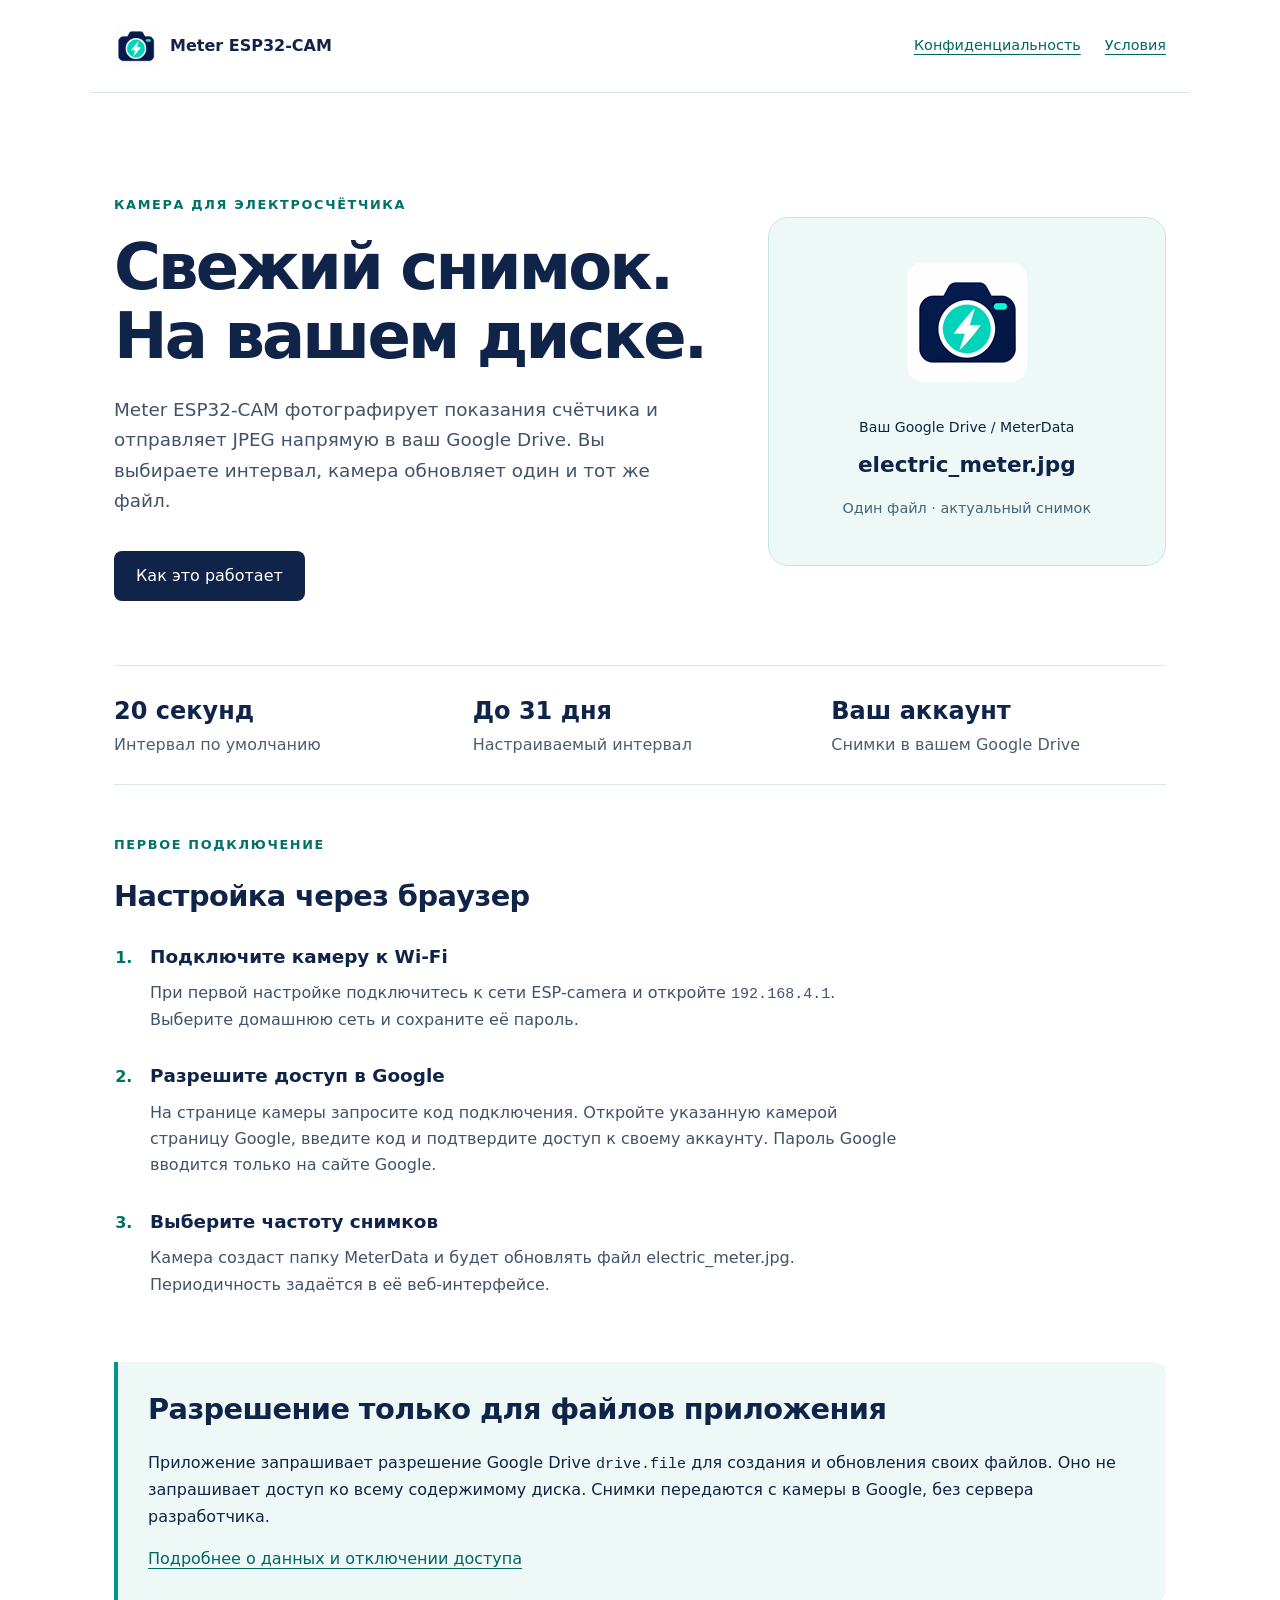
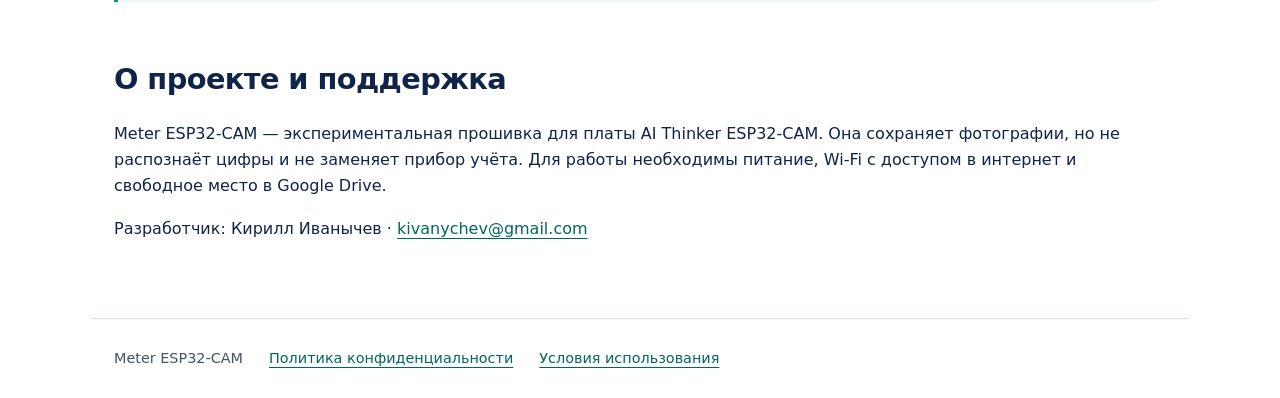
<file: index.html>
<!doctype html>
<html lang="ru">
<head>
  <meta name="google-site-verification" content="koHMmNRL4El2HLcbmVJMDWn9Gppz93s6mcoa-plnsNo" />
  <meta charset="utf-8"><meta name="viewport" content="width=device-width, initial-scale=1">
  <title>Meter ESP32-CAM — снимок счётчика в Google Drive</title>
  <meta name="description" content="Камера ESP32-CAM сохраняет актуальный снимок электросчётчика в вашем Google Drive.">
  <link rel="stylesheet" href="style.css"><link rel="icon" href="logo.png">
</head>
<body>
<header><a class="brand" href="index.html"><img src="logo.png" alt="" width="44" height="44">Meter ESP32-CAM</a><nav aria-label="Основная навигация"><a href="privacy.html">Конфиденциальность</a><a href="terms.html">Условия</a></nav></header>
<main>
  <section class="hero"><div><p class="eyebrow">КАМЕРА ДЛЯ ЭЛЕКТРОСЧЁТЧИКА</p><h1>Свежий снимок.<br>На вашем диске.</h1><p class="lead">Meter ESP32-CAM фотографирует показания счётчика и отправляет JPEG напрямую в ваш Google Drive. Вы выбираете интервал, камера обновляет один и тот же файл.</p><a class="button" href="#setup">Как это работает</a></div><div class="file"><img src="logo.png" alt="Камера с символом электричества" width="120" height="120"><p>Ваш Google Drive / MeterData</p><strong>electric_meter.jpg</strong><span>Один файл · актуальный снимок</span></div></section>
  <section class="facts" aria-label="Возможности"><div><strong>20 секунд</strong><span>Интервал по умолчанию</span></div><div><strong>До 31 дня</strong><span>Настраиваемый интервал</span></div><div><strong>Ваш аккаунт</strong><span>Снимки в вашем Google Drive</span></div></section>
  <section id="setup"><p class="eyebrow">ПЕРВОЕ ПОДКЛЮЧЕНИЕ</p><h2>Настройка через браузер</h2><ol class="steps"><li><h3>Подключите камеру к Wi-Fi</h3><p>При первой настройке подключитесь к сети ESP-camera и откройте <code>192.168.4.1</code>. Выберите домашнюю сеть и сохраните её пароль.</p></li><li><h3>Разрешите доступ в Google</h3><p>На странице камеры запросите код подключения. Откройте указанную камерой страницу Google, введите код и подтвердите доступ к своему аккаунту. Пароль Google вводится только на сайте Google.</p></li><li><h3>Выберите частоту снимков</h3><p>Камера создаст папку MeterData и будет обновлять файл electric_meter.jpg. Периодичность задаётся в её веб-интерфейсе.</p></li></ol></section>
  <section class="note"><h2>Разрешение только для файлов приложения</h2><p>Приложение запрашивает разрешение Google Drive <code>drive.file</code> для создания и обновления своих файлов. Оно не запрашивает доступ ко всему содержимому диска. Снимки передаются с камеры в Google, без сервера разработчика.</p><a href="privacy.html">Подробнее о данных и отключении доступа</a></section>
  <section><h2>О проекте и поддержка</h2><p>Meter ESP32-CAM — экспериментальная прошивка для платы AI Thinker ESP32-CAM. Она сохраняет фотографии, но не распознаёт цифры и не заменяет прибор учёта. Для работы необходимы питание, Wi-Fi с доступом в интернет и свободное место в Google Drive.</p><p>Разработчик: Кирилл Иванычев · <a href="mailto:kivanychev@gmail.com">kivanychev@gmail.com</a></p></section>
</main><footer><span>Meter ESP32-CAM</span><a href="privacy.html">Политика конфиденциальности</a><a href="terms.html">Условия использования</a></footer>
</body></html>
</file>
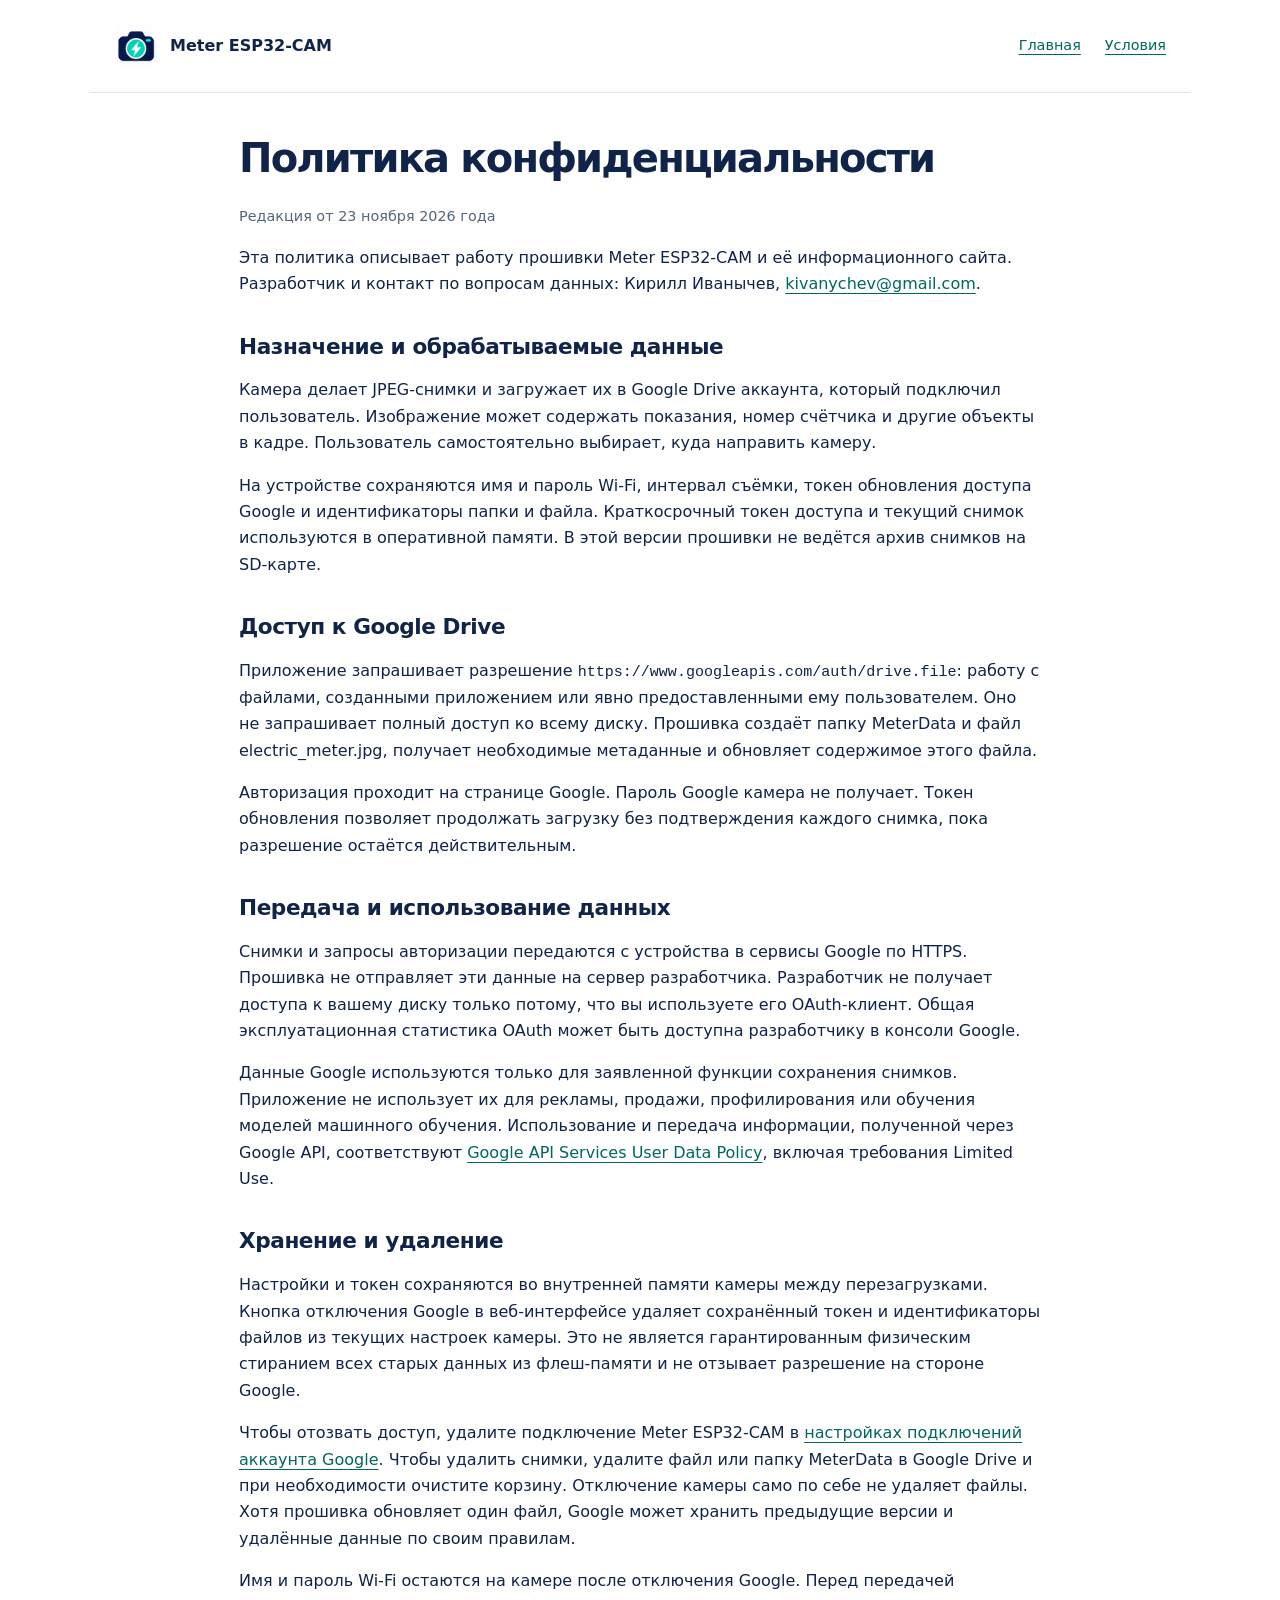
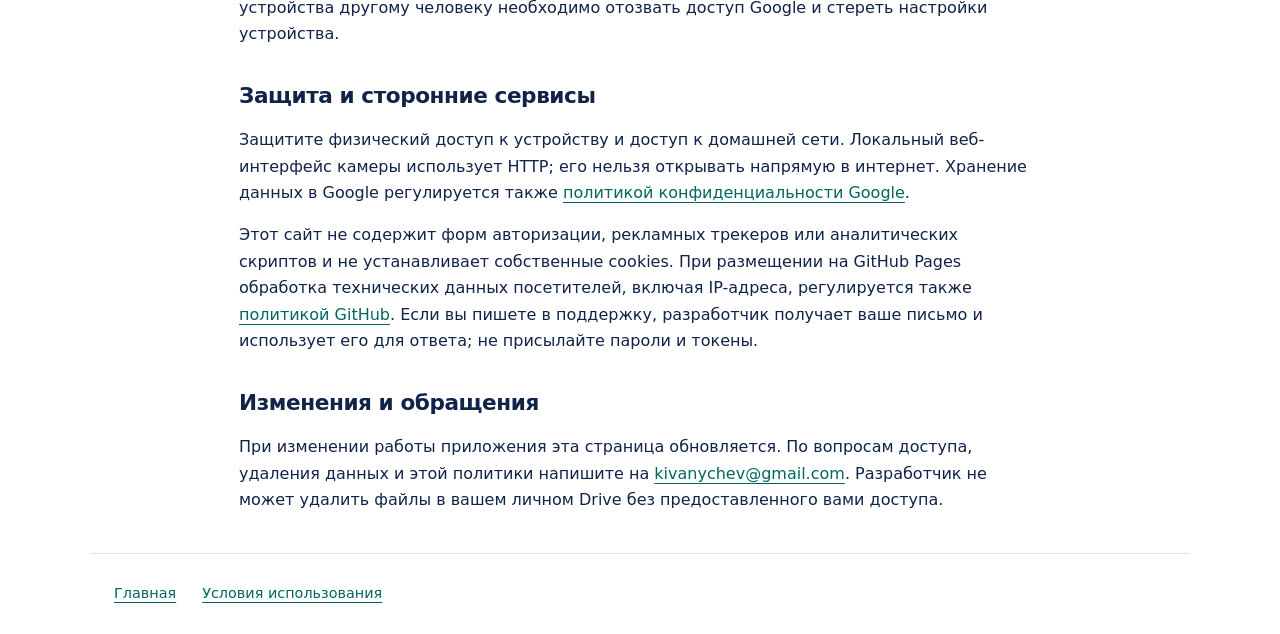
<file: privacy.html>
<!doctype html><html lang="ru"><head><meta charset="utf-8"><meta name="viewport" content="width=device-width, initial-scale=1"><title>Политика конфиденциальности — Meter ESP32-CAM</title><link rel="stylesheet" href="style.css"><link rel="icon" href="logo.png"></head><body>
<header><a class="brand" href="index.html"><img src="logo.png" alt="" width="44" height="44">Meter ESP32-CAM</a><nav aria-label="Основная навигация"><a href="index.html">Главная</a><a href="terms.html">Условия</a></nav></header>
<main class="document"><h1>Политика конфиденциальности</h1><p class="date">Редакция от 23 ноября 2026 года</p>
<p>Эта политика описывает работу прошивки Meter ESP32-CAM и её информационного сайта. Разработчик и контакт по вопросам данных: Кирилл Иванычев, <a href="mailto:kivanychev@gmail.com">kivanychev@gmail.com</a>.</p>
<h2>Назначение и обрабатываемые данные</h2><p>Камера делает JPEG-снимки и загружает их в Google Drive аккаунта, который подключил пользователь. Изображение может содержать показания, номер счётчика и другие объекты в кадре. Пользователь самостоятельно выбирает, куда направить камеру.</p><p>На устройстве сохраняются имя и пароль Wi-Fi, интервал съёмки, токен обновления доступа Google и идентификаторы папки и файла. Краткосрочный токен доступа и текущий снимок используются в оперативной памяти. В этой версии прошивки не ведётся архив снимков на SD-карте.</p>
<h2>Доступ к Google Drive</h2><p>Приложение запрашивает разрешение <code>https://www.googleapis.com/auth/drive.file</code>: работу с файлами, созданными приложением или явно предоставленными ему пользователем. Оно не запрашивает полный доступ ко всему диску. Прошивка создаёт папку MeterData и файл electric_meter.jpg, получает необходимые метаданные и обновляет содержимое этого файла.</p><p>Авторизация проходит на странице Google. Пароль Google камера не получает. Токен обновления позволяет продолжать загрузку без подтверждения каждого снимка, пока разрешение остаётся действительным.</p>
<h2>Передача и использование данных</h2><p>Снимки и запросы авторизации передаются с устройства в сервисы Google по HTTPS. Прошивка не отправляет эти данные на сервер разработчика. Разработчик не получает доступа к вашему диску только потому, что вы используете его OAuth-клиент. Общая эксплуатационная статистика OAuth может быть доступна разработчику в консоли Google.</p><p>Данные Google используются только для заявленной функции сохранения снимков. Приложение не использует их для рекламы, продажи, профилирования или обучения моделей машинного обучения. Использование и передача информации, полученной через Google API, соответствуют <a href="https://developers.google.com/terms/api-services-user-data-policy">Google API Services User Data Policy</a>, включая требования Limited Use.</p>
<h2>Хранение и удаление</h2><p>Настройки и токен сохраняются во внутренней памяти камеры между перезагрузками. Кнопка отключения Google в веб-интерфейсе удаляет сохранённый токен и идентификаторы файлов из текущих настроек камеры. Это не является гарантированным физическим стиранием всех старых данных из флеш-памяти и не отзывает разрешение на стороне Google.</p><p>Чтобы отозвать доступ, удалите подключение Meter ESP32-CAM в <a href="https://myaccount.google.com/connections">настройках подключений аккаунта Google</a>. Чтобы удалить снимки, удалите файл или папку MeterData в Google Drive и при необходимости очистите корзину. Отключение камеры само по себе не удаляет файлы. Хотя прошивка обновляет один файл, Google может хранить предыдущие версии и удалённые данные по своим правилам.</p><p>Имя и пароль Wi-Fi остаются на камере после отключения Google. Перед передачей устройства другому человеку необходимо отозвать доступ Google и стереть настройки устройства.</p>
<h2>Защита и сторонние сервисы</h2><p>Защитите физический доступ к устройству и доступ к домашней сети. Локальный веб-интерфейс камеры использует HTTP; его нельзя открывать напрямую в интернет. Хранение данных в Google регулируется также <a href="https://policies.google.com/privacy">политикой конфиденциальности Google</a>.</p><p>Этот сайт не содержит форм авторизации, рекламных трекеров или аналитических скриптов и не устанавливает собственные cookies. При размещении на GitHub Pages обработка технических данных посетителей, включая IP-адреса, регулируется также <a href="https://docs.github.com/en/site-policy/privacy-policies/github-general-privacy-statement">политикой GitHub</a>. Если вы пишете в поддержку, разработчик получает ваше письмо и использует его для ответа; не присылайте пароли и токены.</p>
<h2>Изменения и обращения</h2><p>При изменении работы приложения эта страница обновляется. По вопросам доступа, удаления данных и этой политики напишите на <a href="mailto:kivanychev@gmail.com">kivanychev@gmail.com</a>. Разработчик не может удалить файлы в вашем личном Drive без предоставленного вами доступа.</p>
</main><footer><a href="index.html">Главная</a><a href="terms.html">Условия использования</a></footer></body></html>
</file>
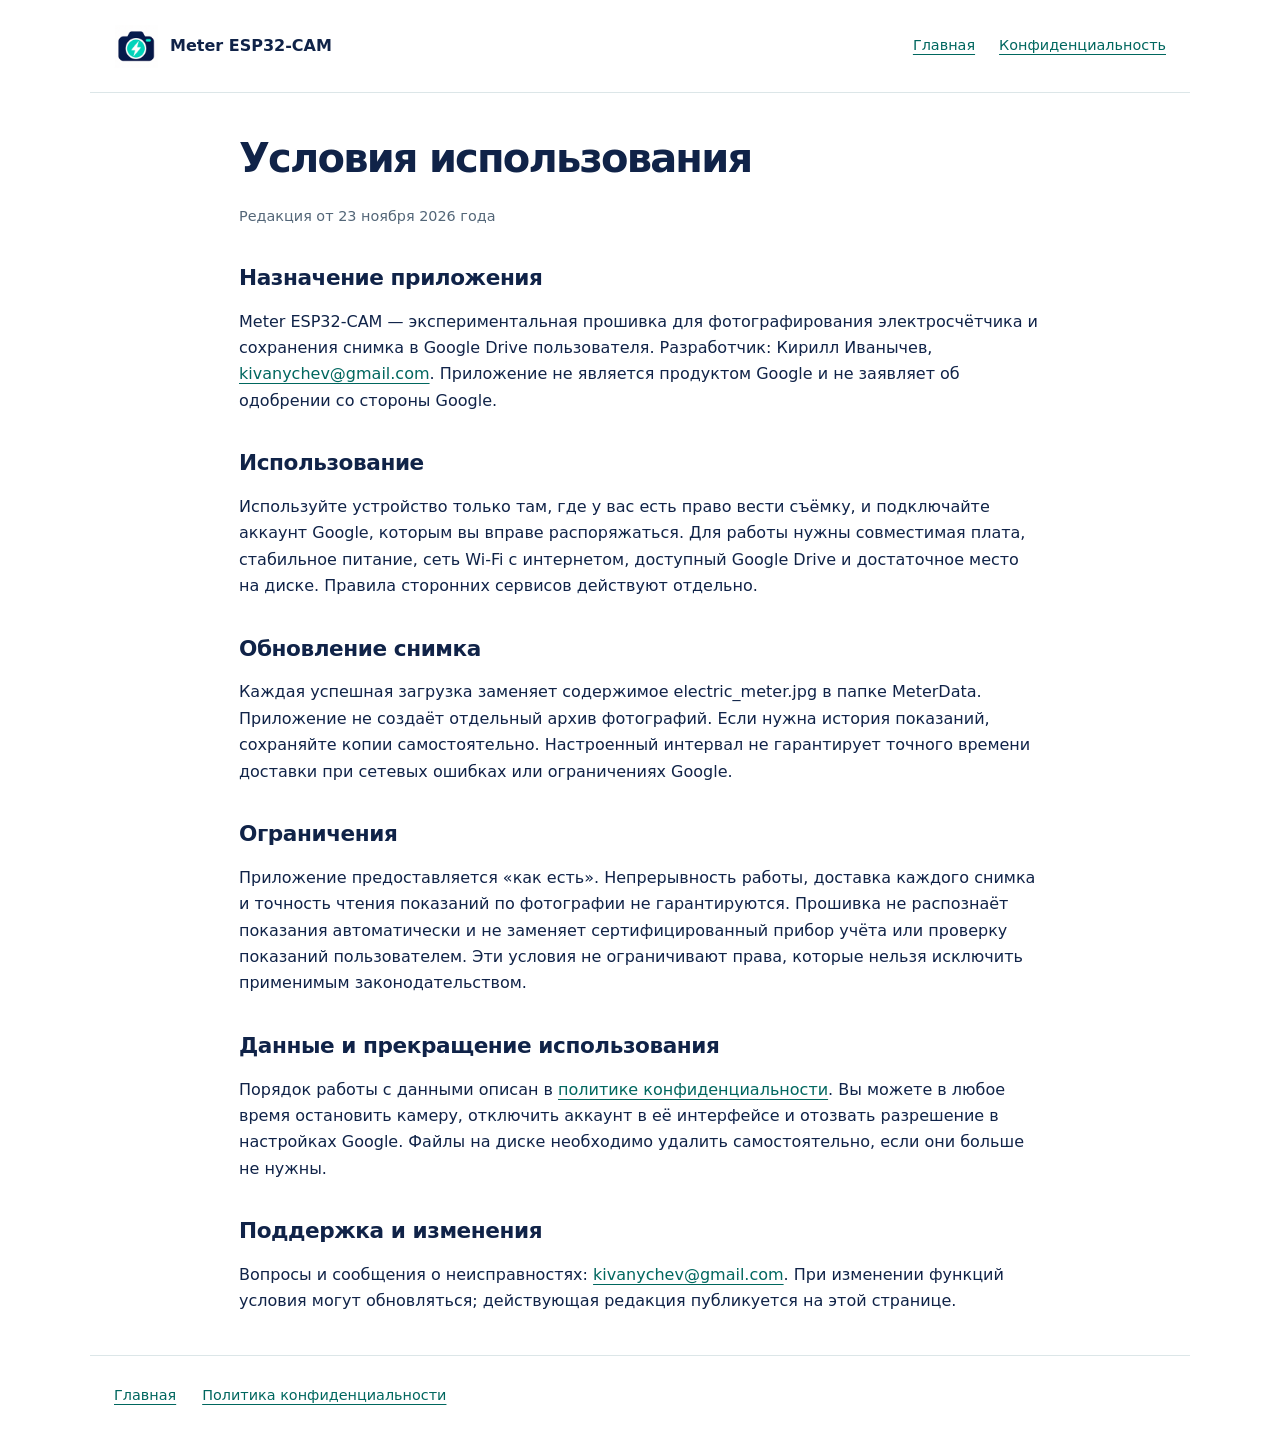
<file: terms.html>
<!doctype html><html lang="ru"><head><meta charset="utf-8"><meta name="viewport" content="width=device-width, initial-scale=1"><title>Условия использования — Meter ESP32-CAM</title><link rel="stylesheet" href="style.css"><link rel="icon" href="logo.png"></head><body>
<header><a class="brand" href="index.html"><img src="logo.png" alt="" width="44" height="44">Meter ESP32-CAM</a><nav aria-label="Основная навигация"><a href="index.html">Главная</a><a href="privacy.html">Конфиденциальность</a></nav></header>
<main class="document"><h1>Условия использования</h1><p class="date">Редакция от 23 ноября 2026 года</p>
<h2>Назначение приложения</h2><p>Meter ESP32-CAM — экспериментальная прошивка для фотографирования электросчётчика и сохранения снимка в Google Drive пользователя. Разработчик: Кирилл Иванычев, <a href="mailto:kivanychev@gmail.com">kivanychev@gmail.com</a>. Приложение не является продуктом Google и не заявляет об одобрении со стороны Google.</p>
<h2>Использование</h2><p>Используйте устройство только там, где у вас есть право вести съёмку, и подключайте аккаунт Google, которым вы вправе распоряжаться. Для работы нужны совместимая плата, стабильное питание, сеть Wi-Fi с интернетом, доступный Google Drive и достаточное место на диске. Правила сторонних сервисов действуют отдельно.</p>
<h2>Обновление снимка</h2><p>Каждая успешная загрузка заменяет содержимое electric_meter.jpg в папке MeterData. Приложение не создаёт отдельный архив фотографий. Если нужна история показаний, сохраняйте копии самостоятельно. Настроенный интервал не гарантирует точного времени доставки при сетевых ошибках или ограничениях Google.</p>
<h2>Ограничения</h2><p>Приложение предоставляется «как есть». Непрерывность работы, доставка каждого снимка и точность чтения показаний по фотографии не гарантируются. Прошивка не распознаёт показания автоматически и не заменяет сертифицированный прибор учёта или проверку показаний пользователем. Эти условия не ограничивают права, которые нельзя исключить применимым законодательством.</p>
<h2>Данные и прекращение использования</h2><p>Порядок работы с данными описан в <a href="privacy.html">политике конфиденциальности</a>. Вы можете в любое время остановить камеру, отключить аккаунт в её интерфейсе и отозвать разрешение в настройках Google. Файлы на диске необходимо удалить самостоятельно, если они больше не нужны.</p>
<h2>Поддержка и изменения</h2><p>Вопросы и сообщения о неисправностях: <a href="mailto:kivanychev@gmail.com">kivanychev@gmail.com</a>. При изменении функций условия могут обновляться; действующая редакция публикуется на этой странице.</p>
</main><footer><a href="index.html">Главная</a><a href="privacy.html">Политика конфиденциальности</a></footer></body></html>
</file>
<file: style.css>
:root{font-family:system-ui,-apple-system,"Segoe UI",sans-serif;color:#102348;background:#fff;font-size:16px;line-height:1.65}*{box-sizing:border-box}body{margin:0}a{color:#00675f;text-underline-offset:4px}a:hover{text-decoration-thickness:2px}a:focus-visible{outline:3px solid #007c72;outline-offset:5px}header,main,footer{max-width:1100px;margin:auto;padding:24px}header{display:flex;justify-content:space-between;align-items:center;gap:24px;border-bottom:1px solid #dce6e8}.brand{display:flex;align-items:center;gap:12px;font-weight:750;color:#102348;text-decoration:none}nav{display:flex;gap:24px;font-size:.9rem}.hero{display:grid;grid-template-columns:1.5fr 1fr;gap:56px;align-items:center;padding:64px 0}.eyebrow{font-size:.8rem;letter-spacing:.13em;font-weight:750;color:#007269}h1{font-size:clamp(2.6rem,5vw,4.4rem);line-height:1.08;letter-spacing:-.045em;margin:18px 0 24px}h2{font-size:1.8rem;line-height:1.2;letter-spacing:-.02em}h3{font-size:1.15rem;margin:0 0 8px}.lead{font-size:1.15rem;color:#40536a;max-width:640px}.button{display:inline-block;background:#102348;color:white;padding:12px 22px;border-radius:8px;text-decoration:none;margin-top:16px}.file{background:#eef9f7;padding:44px 24px;border-radius:20px;text-align:center;border:1px solid #c5e7e1}.file img{border-radius:16px}.file p{font-size:.88rem;margin:26px 0 8px}.file strong{display:block;font-size:1.35rem}.file span{display:block;color:#456475;font-size:.9rem;margin-top:14px}.facts{display:grid;grid-template-columns:repeat(3,1fr);gap:24px;border-block:1px solid #dce6e8;padding:26px 0}.facts strong,.facts span{display:block}.facts strong{font-size:1.5rem}.facts span{color:#4a5e70}section{padding:36px 0}.steps{padding-left:24px;max-width:800px}.steps li{padding-left:12px;margin:28px 0}.steps li::marker{color:#007269;font-weight:bold}.steps p{margin:0;color:#40536a}.note{padding:30px;background:#eef9f7;border-left:4px solid #00978b;border-radius:0 12px 12px 0}.note h2{margin-top:0}code{font-size:.94em;overflow-wrap:anywhere}footer{display:flex;flex-wrap:wrap;gap:16px 26px;border-top:1px solid #dce6e8;font-size:.9rem;padding-block:28px;color:#40536a}.document{max-width:850px}.document h1{font-size:2.5rem;line-height:1.15}.document h2{font-size:1.35rem;margin-top:36px}.date{color:#536678;font-size:.9rem}@media(max-width:700px){header{align-items:flex-start;flex-direction:column;gap:14px}nav{flex-wrap:wrap;gap:16px}.hero{grid-template-columns:1fr;gap:28px;padding-block:36px}.file{padding:28px}.facts{grid-template-columns:1fr;gap:18px}.facts div{border-bottom:1px solid #dce6e8;padding-bottom:12px}.facts div:last-child{border:0}.document h1{font-size:2rem}.note{padding:22px}main,header,footer{padding-inline:20px}}
</file>
